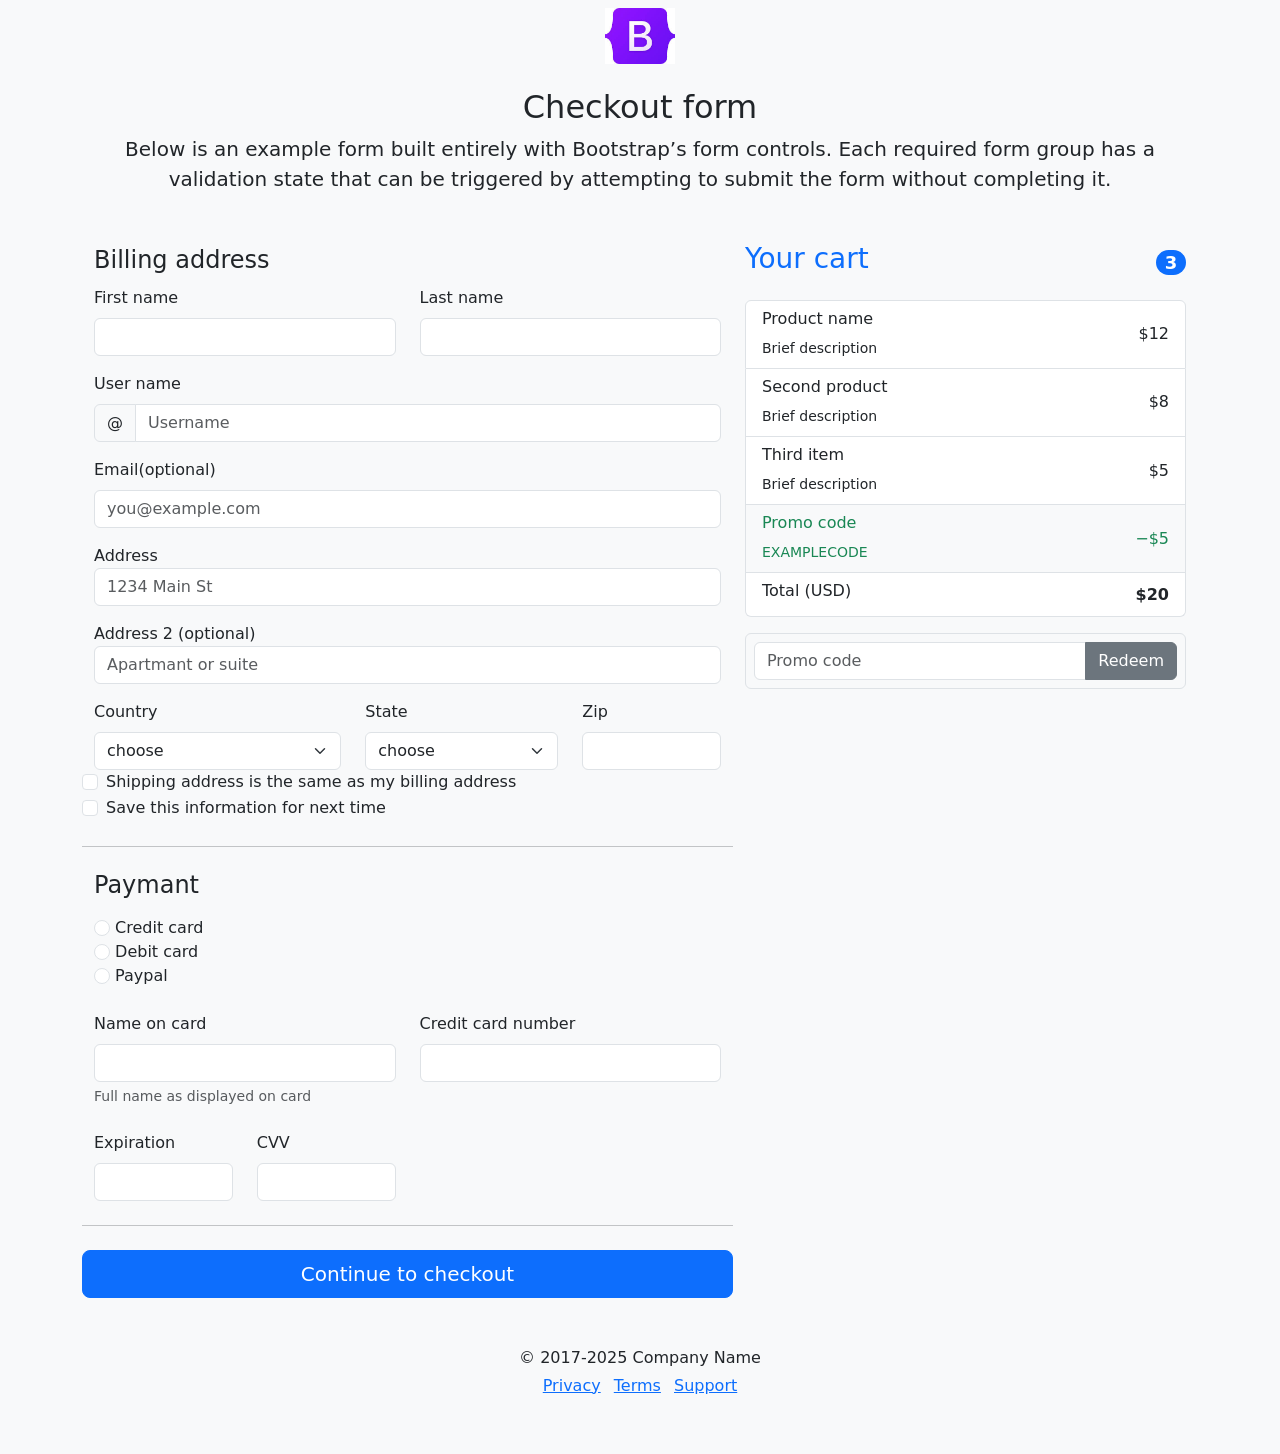
<file: Bootstrap form/index.html>
<!DOCTYPE html>
<html lang="en">
  <head>
    <meta charset="UTF-8" />
    <meta name="viewport" content="width=device-width, initial-scale=1.0" />
    <title>bootstrap FORM</title>
    <link
      href="https://cdn.jsdelivr.net/npm/bootstrap@5.3.8/dist/css/bootstrap.min.css"
      rel="stylesheet"
      integrity="sha384-sRIl4kxILFvY47J16cr9ZwB07vP4J8+LH7qKQnuqkuIAvNWLzeN8tE5YBujZqJLB"
      crossorigin="anonymous" />
  </head>
  <body class="py-2 bg-light">
    <main class="container">
      <div class="header mb-5">
        <div class="logo text-center">
          <img
            src="[data-uri]"
            alt=""
            style="width: 70px" />
        </div>
        <h2 class="text-center mt-4">Checkout form</h2>
        <p class="text-center fs-5 fw-lighter">
          Below is an example form built entirely with Bootstrap’s form
          controls. Each required form group has a validation state that can be
          triggered by attempting to submit the form without completing it.
        </p>
      </div>
      <div class="container">
        <div class="row d-flex flex-row-reverse">
          <section class="section col-12 col-md-5">
            <div
              class="inpyt-group d-flex justify-content-between align-items-center">
              <span class="h3 text-primary">Your cart</span>
              <span
                class="badge text-bg-primary rounded-pill p-1"
                style="width: 30px; height: 25px; font-size: large"
                >3</span
              >
            </div>
            <div class="col-12 mt-3">
              <ul class="list-group list-unstyled">
                <li
                  class="list-group-item d-flex justify-content-between align-items-center">
                  <div>
                    <h6>Product name</h6>
                    <small>Brief description</small>
                  </div>
                  <span>$12</span>
                </li>
                <li
                  class="list-group-item d-flex justify-content-between align-items-center">
                  <div>
                    <h6>Second product</h6>
                    <small>Brief description</small>
                  </div>
                  <span>$8</span>
                </li>
                <li
                  class="list-group-item d-flex justify-content-between align-items-center">
                  <div>
                    <h6>Third item</h6>
                    <small>Brief description</small>
                  </div>
                  <span>$5</span>
                </li>
                <li
                  class="list-group-item d-flex justify-content-between align-items-center bg-body-tertiary text-success">
                  <div>
                    <h6>Promo code</h6>
                    <small>EXAMPLECODE</small>
                  </div>
                  <span>−$5</span>
                </li>
                <li
                  class="list-group-item d-flex justify-content-between align-items-center">
                  <div>
                    <h6>Total (USD)</h6>
                  </div>
                  <span class="fw-bold">$20</span>
                </li>
              </ul>
            </div>
            <div class="input-group border rounded-2 p-2 mt-3 bg-light">
              <input
                type="text"
                class="form-control"
                placeholder="Promo code" />
              <button class="btn btn-secondary" type="submit">Redeem</button>
            </div>
          </section>
          <section class="section col-12 col-md-7">
            <form action="">
              <fieldset class="row">
                <legend>Billing address</legend>
                <div class="col-12 col-md-6">
                  <label for="" class="form-label"> First name</label>
                  <input type="text" class="form-control" />
                </div>

                <div class="col-12 col-md-6">
                  <label for="" class="form-label"> Last name</label>
                  <input type="text" class="form-control" />
                </div>
                <div class="col-12">
                  <label for="" class="form-label mt-3"> User name</label>
                  <div class="input-group">
                    <span class="input-group-text">@</span>
                    <input
                      type="text"
                      placeholder="Username"
                      class="form-control" />
                  </div>
                </div>

                <div class="col-12">
                  <label for="" class="form-label mt-3">Email(optional)</label>
                  <input
                    type="email"
                    class="form-control"
                    placeholder="you@example.com" />
                </div>

                <div class="col-12">
                  <label for="" class="form-lable mt-3">Address</label>
                  <input
                    type="text"
                    class="form-control"
                    placeholder="1234 Main St" />
                </div>
                <div class="col-12">
                  <label for="" class="form-lable mt-3"
                    >Address 2 (optional)</label
                  >
                  <input
                    type="text"
                    class="form-control"
                    placeholder="Apartmant or suite" />
                </div>
                <div class="col-12 col-md-5">
                  <label for="" class="form-label mt-3"> Country</label>
                  <select name="" id="" class="form-select">
                    <option value="">choose</option>
                    <option value="">country</option>
                  </select>
                </div>
                <div class="col-12 col-md-4">
                  <label for="" class="form-label mt-3"> State</label>
                  <select name="" id="" class="form-select">
                    <option value="">choose</option>
                    <option value="">california</option>
                  </select>
                </div>

                <div class="col-12 col-md-3">
                  <label for="" class="form-label mt-3"> Zip</label>
                  <input type="text" class="form-control" />
                </div>

                <div class="form-check">
                  <input type="checkbox" class="form-check-input" />
                  <label for="" class="form-check-lable"
                    >Shipping address is the same as my billing address</label
                  >
                </div>
                <div class="form-check">
                  <input type="checkbox" class="form-check-input" />
                  <label for="" class="form-check-lable"
                    >Save this information for next time</label
                  >
                </div>
                <hr class="my-4" />
                <h4 class="mb-3">Paymant</h4>
                <div class="form-chek">
                  <input
                    type="radio"
                    class="form-check-input"
                    name="paymentmood" />
                  <label for="" class="form-check-lable">Credit card</label>
                </div>
                <div class="form-chek">
                  <input
                    type="radio"
                    class="form-check-input"
                    name="paymentmood" />
                  <label for="" class="form-check-lable">Debit card</label>
                </div>
                <div class="form-chek">
                  <input
                    type="radio"
                    class="form-check-input"
                    name="paymentmood" />
                  <label for="" class="form-check-lable">Paypal</label>
                </div>
                <div class="col-12 col-md-6 mt-4">
                  <label for="" class="form-label"> Name on card</label>
                  <input type="text" class="form-control" />
                </div>
                <div class="col-12 col-md-6 mt-4">
                  <label for="" class="form-label"> Credit card number</label>
                  <input type="text" class="form-control" />
                </div>
                <span class="form-text"> Full name as displayed on card</span>

                <div class="col-12 col-md-3 mt-4">
                  <label for="" class="form-label">Expiration</label>
                  <input type="text" class="form-control" />
                </div>

                <div class="col-12 col-sm-3 mt-4">
                  <label for="" class="form-label"> CVV</label>
                  <input type="text" class="form-control" />
                </div>
                <hr class="my-4" />
                <button class="btn btn-primary btn-lg">
                  Continue to checkout
                </button>
              </fieldset>
            </form>
          </section>
        </div>
      </div>

      <footer class="container my-5 text-center">
        <span class="mb-1">&copy 2017-2025 Company Name</span>
        <ul class="list-inline mt-1">
          <li class="list-inline-item"><a href="#">Privacy</a></li>
          <li class="list-inline-item"><a href="#">Terms</a></li>
          <li class="list-inline-item"><a href="#">Support</a></li>
        </ul>
      </footer>
    </main>

    <script
      src="https://cdn.jsdelivr.net/npm/bootstrap@5.3.8/dist/js/bootstrap.bundle.min.js"
      integrity="sha384-FKyoEForCGlyvwx9Hj09JcYn3nv7wiPVlz7YYwJrWVcXK/BmnVDxM+D2scQbITxI"
      crossorigin="anonymous"></script>
  </body>
</html>
</file>
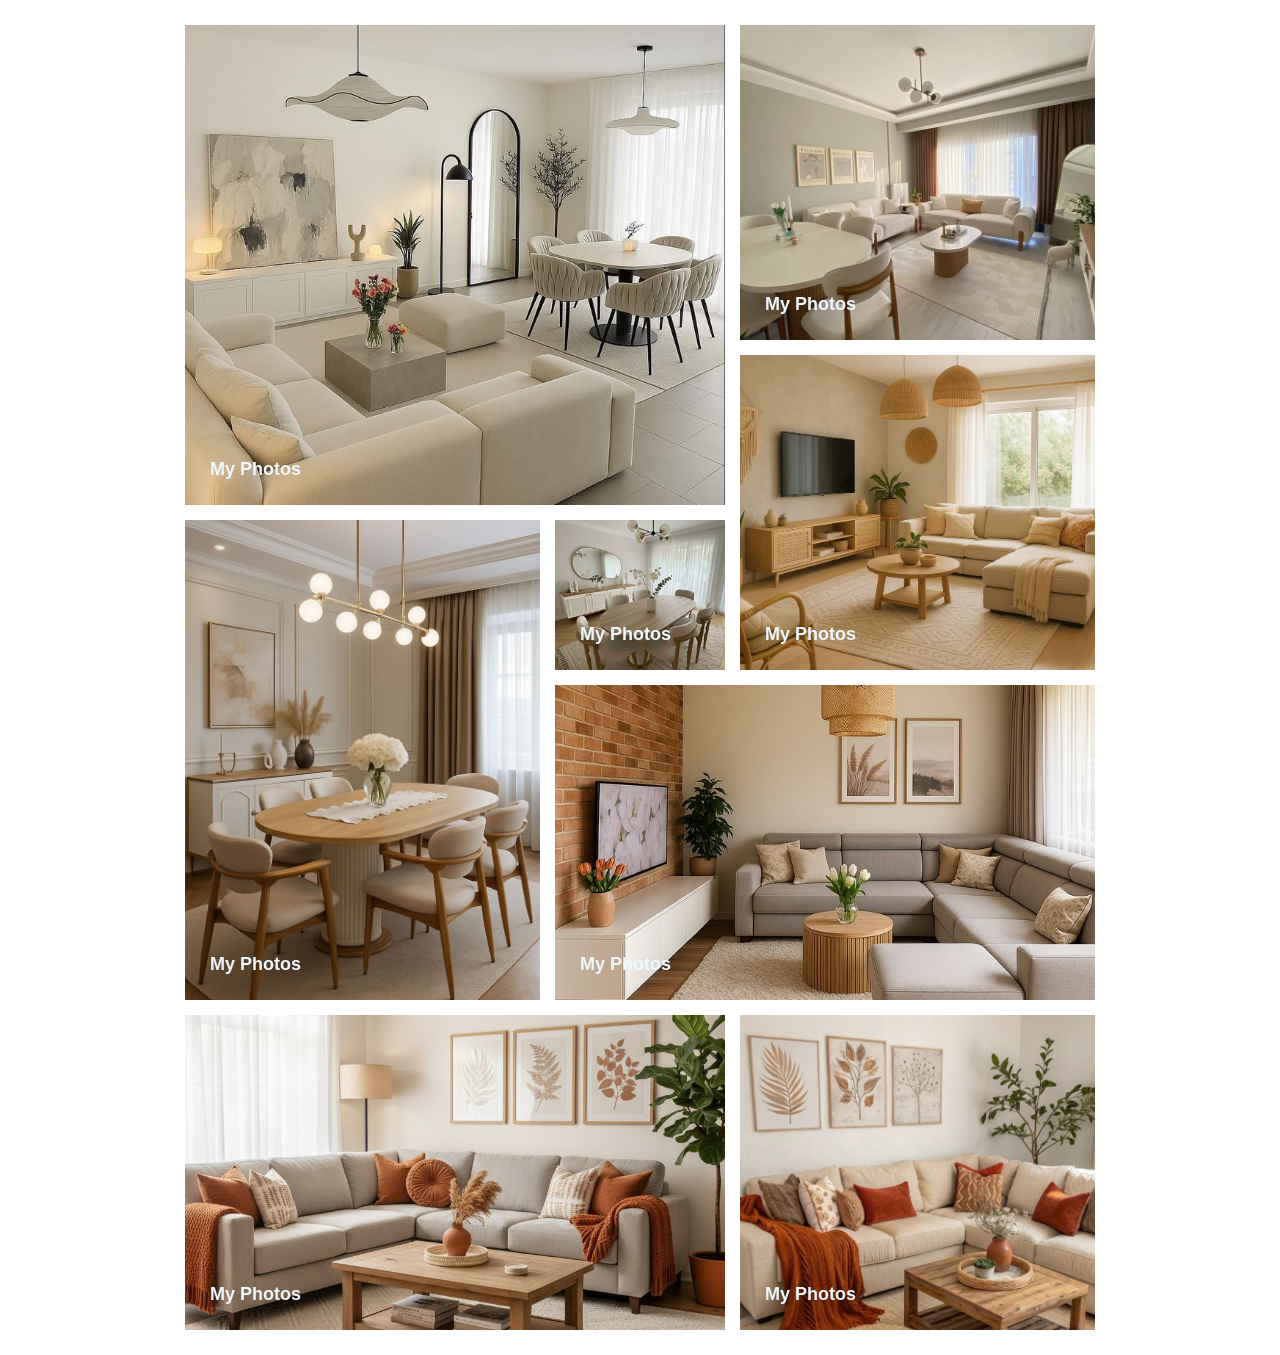
<file: CSS Grid albume/index.html>
<!doctype html>
<html lang="en">
  <head>
    <meta charset="UTF-8" />
    <meta name="viewport" content="width=device-width, initial-scale=1.0" />
    <title>FURNİTURE</title>
    <link rel="stylesheet" href="style.css" />
  </head>
  <body>
    <div class="container">
      <div class="box-item">
        <img src="img/1.jpg" alt="" />
        <h3>my photos</h3>
      </div>
      <div class="box-item">
        <img src="img/2.jpg" alt="" />
        <h3>my photos</h3>
      </div>
      <div class="box-item">
        <img src="img/3.jpg" alt="" />
        <h3>my photos</h3>
      </div>
      <div class="box-item">
        <img src="img/4.jpg" alt="" />
        <h3>my photos</h3>
      </div>
      <div class="box-item">
        <img src="img/5.jpg" alt="" />
        <h3>my photos</h3>
      </div>
      <div class="box-item">
        <img src="img/6.jpg" alt="" />
        <h3>my photos</h3>
      </div>
      <div class="box-item">
        <img src="img/7.jpg" alt="" />
        <h3>my photos</h3>
      </div>
      <div class="box-item">
        <img src="img/8.jpg" alt="" />
        <h3>my photos</h3>
      </div>
    </div>
  </body>
</html>
</file>
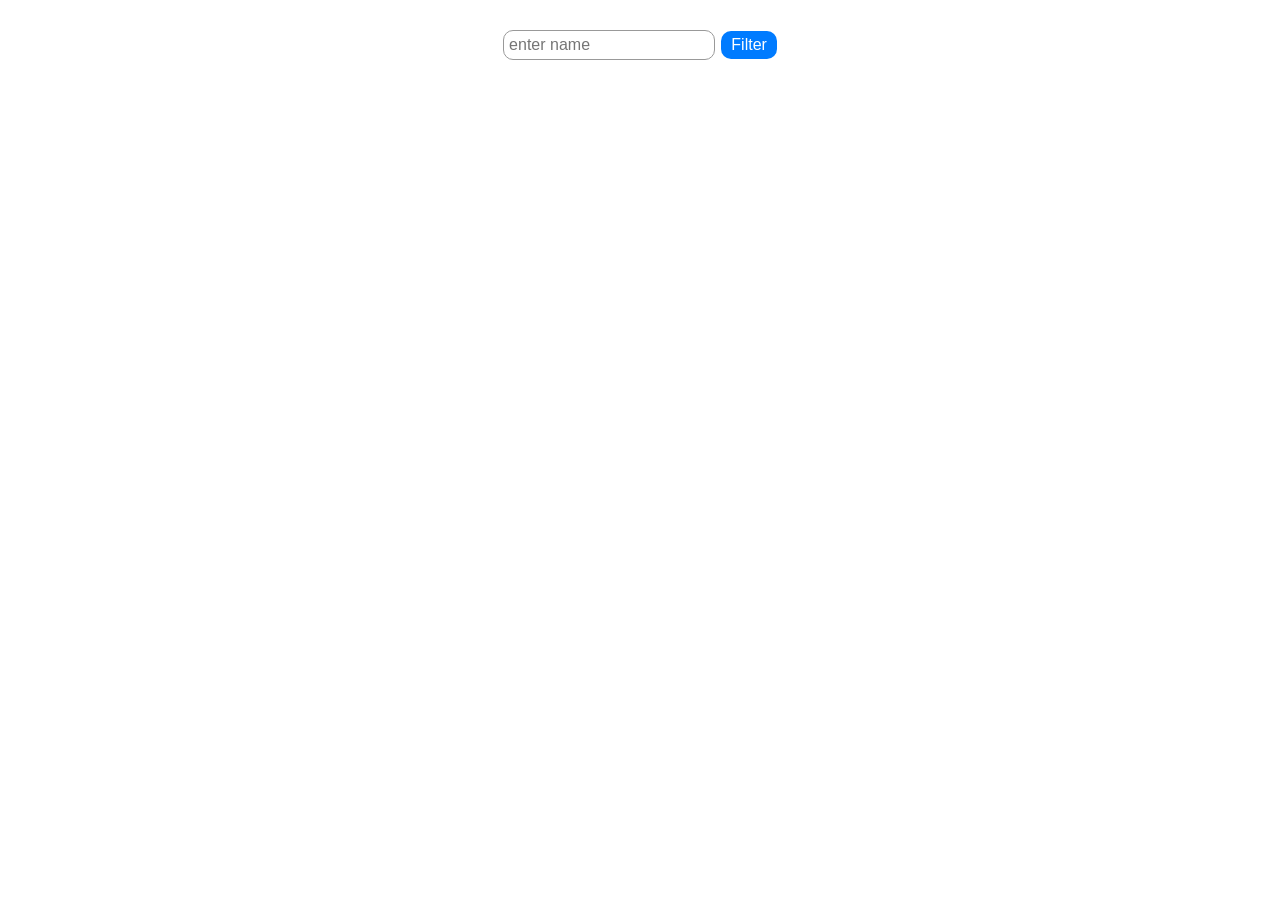
<file: filter users/index.html>
<!doctype html>
<html lang="en">
  <head>
    <meta charset="UTF-8" />
    <meta name="viewport" content="width=device-width, initial-scale=1.0" />
    <title>filter Users</title>
    <link rel="stylesheet" href="style.css" />
  </head>
  <body>
    <div class="filterContainer">
      <input type="text" placeholder="enter name" />
      <button>Filter</button>
    </div>
    <div class="userContainer"></div>

    <script src="script.js" defer></script>
  </body>
</html>
</file>
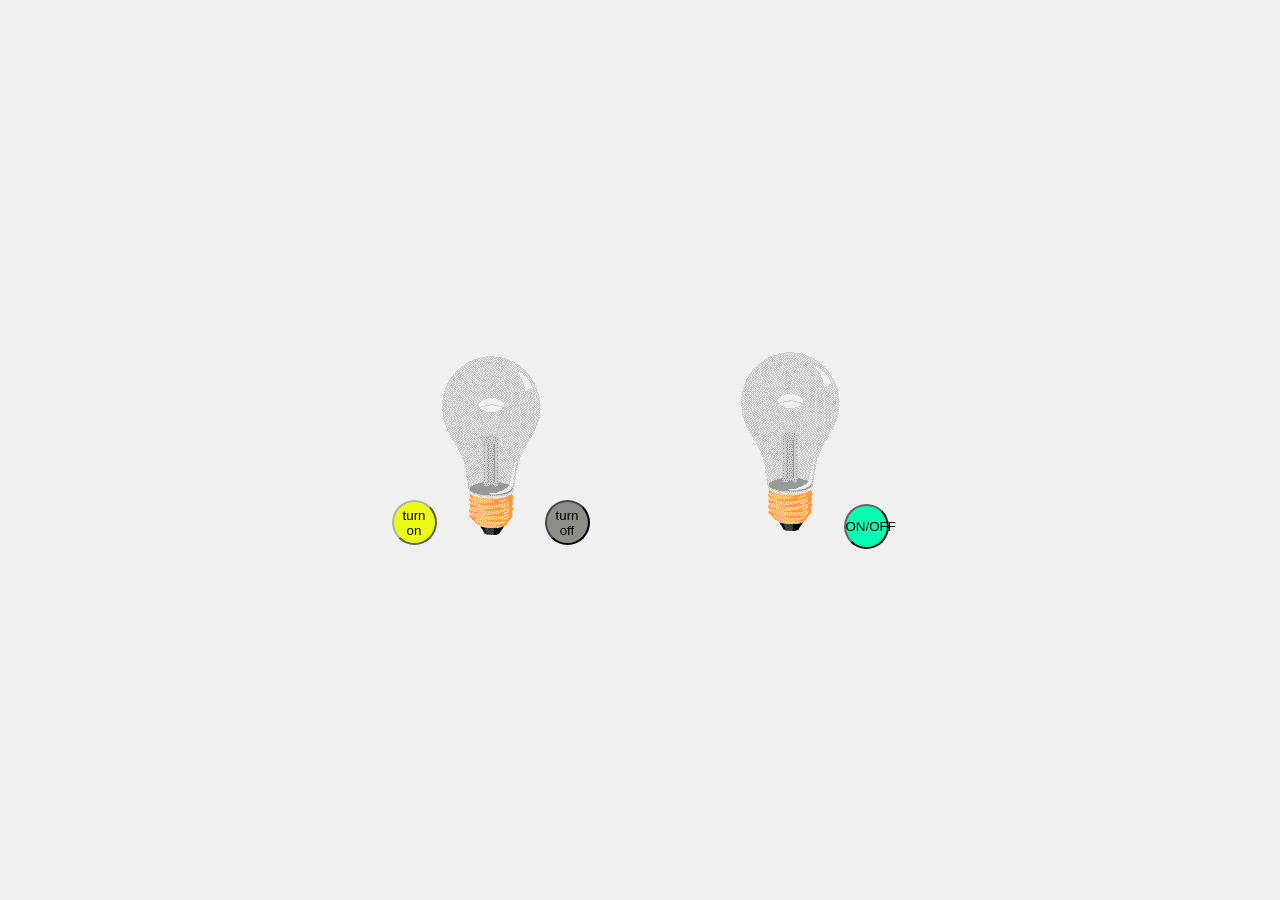
<file: lamp/index.html>
<!doctype html>
<html lang="en">
  <head>
    <meta charset="UTF-8" />
    <meta name="viewport" content="width=device-width, initial-scale=1.0" />
    <title>lamps</title>
    <link rel="stylesheet" href="style.css" />
  </head>
  <body>
    <div class="firstlamp">
         <button
      onclick="document.getElementById('light').src = 'img/pic_bulbon.gif'"  class="btn btn1">
      turn on
    </button>
    <img src="img/pic_bulboff.gif" alt="" id="light" />
    <button
      onclick="document.getElementById('light').src = 'img/pic_bulboff.gif'" class="btn btn2">
      turn off
    </button>
    </div>
   
<div class="seclamp">
     <img src="img/pic_bulboff.gif" alt="" id="myİmg" />
    <button id="btn" class="btn btn3">ON/OFF</button>
</div>
    
   

    
    <script src="script.js"></script>
  </body>
</html>
</file>
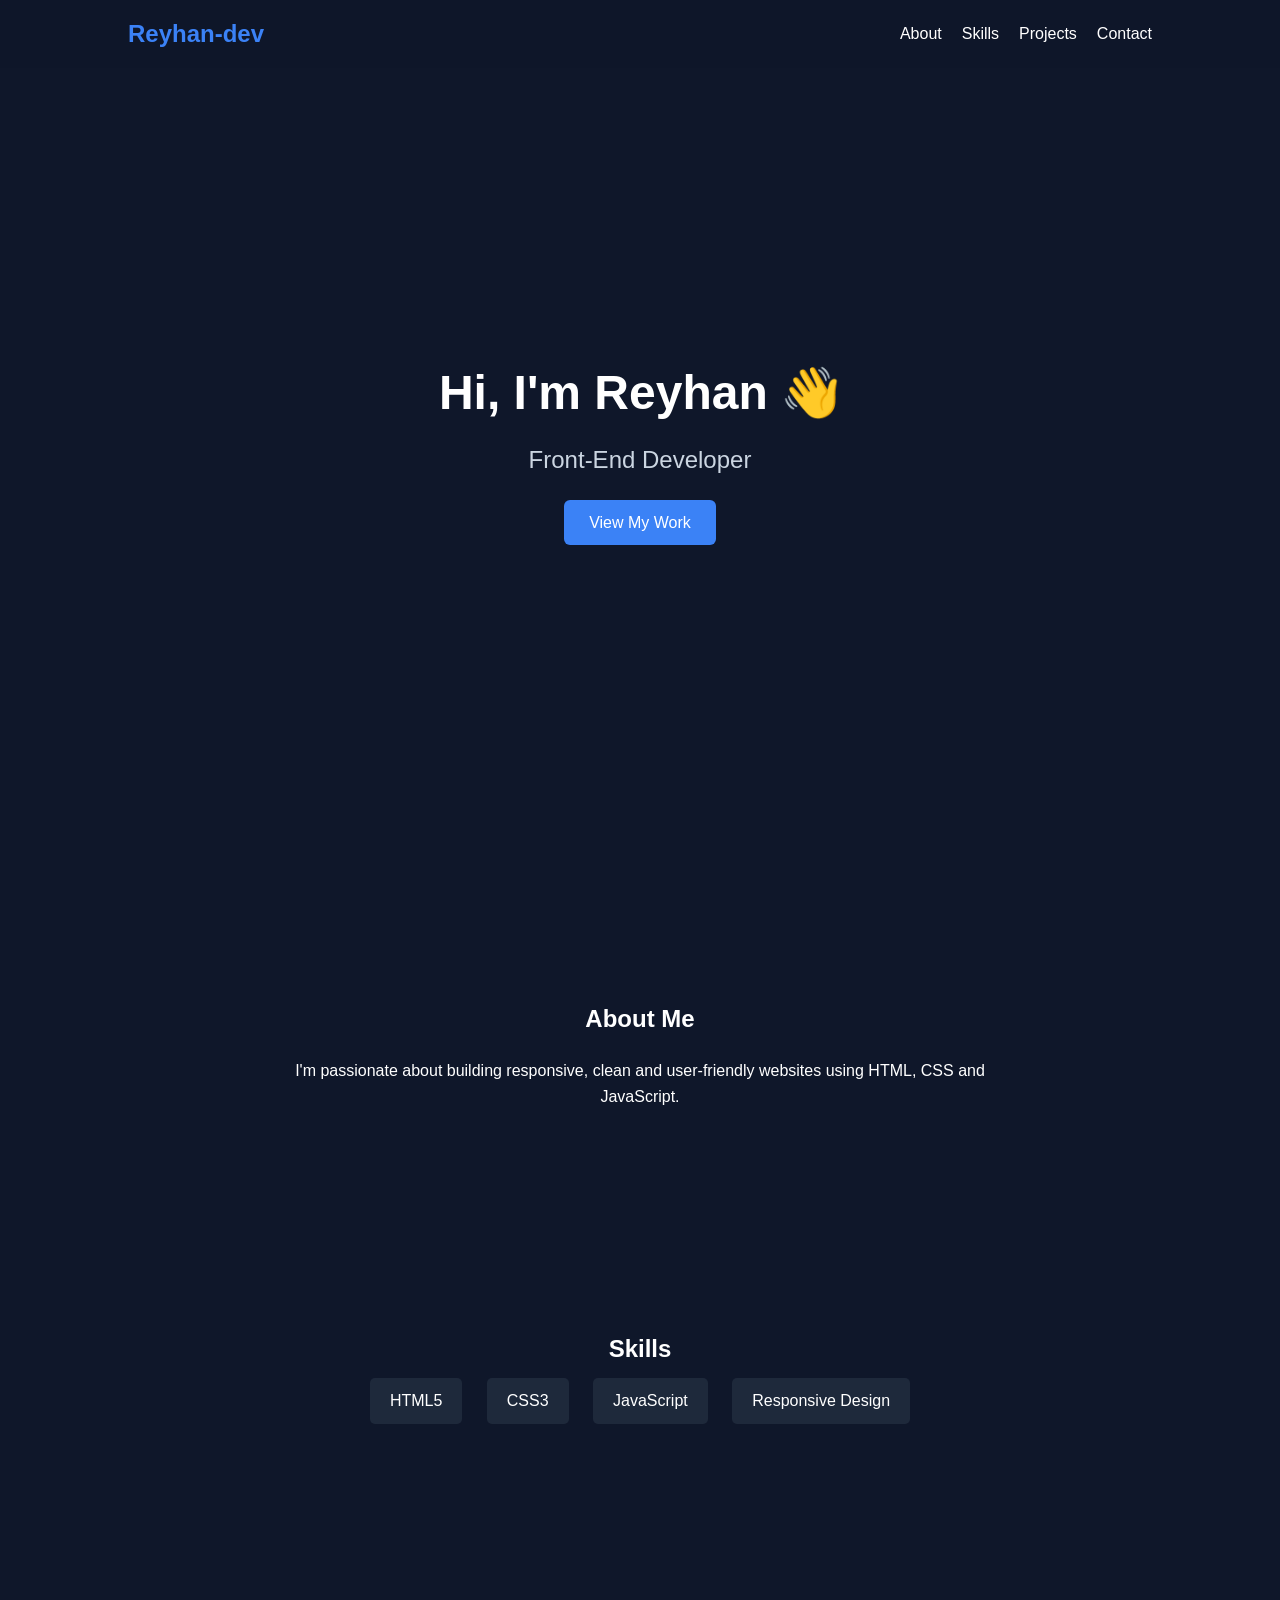
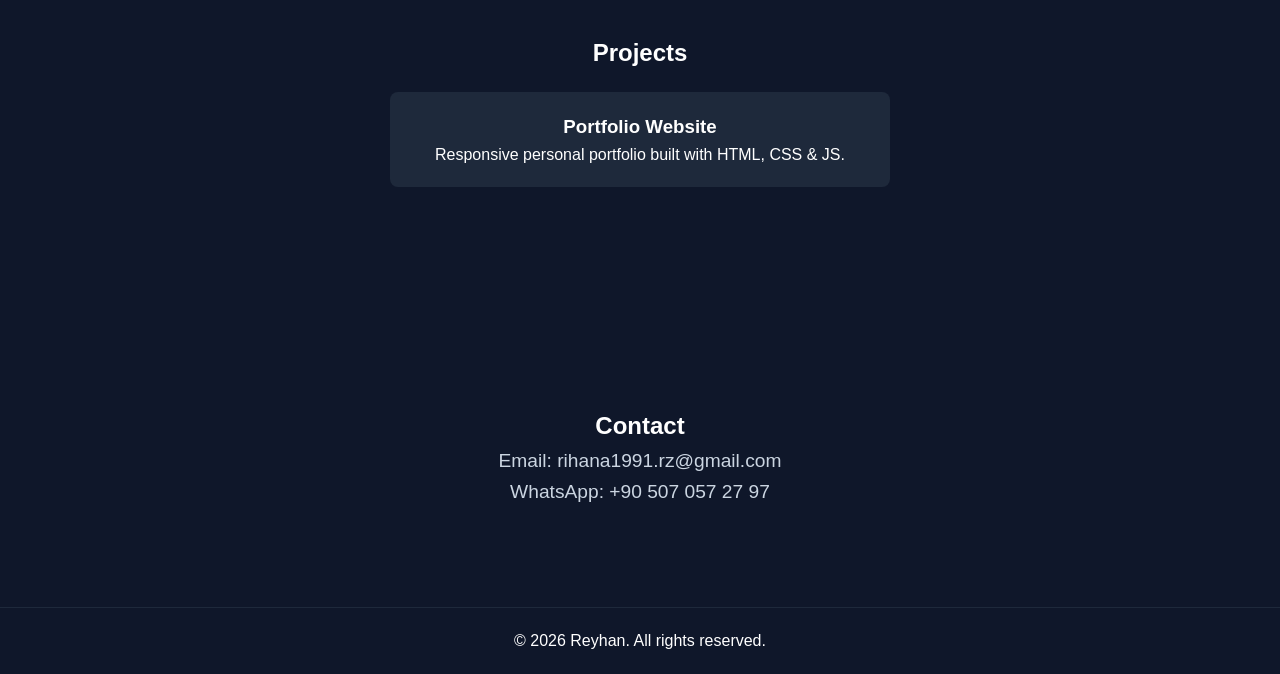
<file: Modern Personal Portfolio/index.html>
<!doctype html>
<html lang="en">
  <head>
    <meta charset="UTF-8" />
    <meta name="viewport" content="width=device-width, initial-scale=1.0" />
    <title>Reyhan | Front-End Developer</title>
    <link rel="stylesheet" href="style.css" />
  </head>
  <body>
    <!-- Navbar -->
    <nav id="navbar">
      <div class="logo">Reyhan-dev</div>
      <ul class="nav-links">
        <li><a href="#about">About</a></li>
        <li><a href="#skills">Skills</a></li>
        <li><a href="#projects">Projects</a></li>
        <li><a href="#contact">Contact</a></li>
      </ul>
      <div class="hamburger">
        <div></div>
        <div></div>
        <div></div>
      </div>
    </nav>

    <!-- Hero Section -->
    <section class="hero" id="hero">
      <h1>Hi, I'm Reyhan 👋</h1>
      <p>Front-End Developer</p>
      <a href="#projects" class="btn">View My Work</a>
    </section>

    <!-- About -->
    <section class="about" id="about">
      <h2>About Me</h2>
      <p>
        I'm passionate about building responsive, clean and user-friendly
        websites using HTML, CSS and JavaScript.
      </p>
    </section>

    <!-- Skills -->
    <section class="skills" id="skills">
      <h2>Skills</h2>
      <div class="skill-box">HTML5</div>
      <div class="skill-box">CSS3</div>
      <div class="skill-box">JavaScript</div>
      <div class="skill-box">Responsive Design</div>
    </section>

    <!-- Projects -->
    <section class="projects" id="projects">
      <h2>Projects</h2>
      <div class="project-card">
        <h3>Portfolio Website</h3>
        <p>Responsive personal portfolio built with HTML, CSS & JS.</p>
      </div>
    </section>

    <!-- Contact -->
    <section class="contact" id="contact">
      <h2>Contact</h2>
      <p>Email: rihana1991.rz@gmail.com</p>
      <p>WhatsApp: +90 507 057 27 97</p>
    </section>

    <!-- Footer -->
    <footer>
      <p>&copy; 2026 Reyhan. All rights reserved.</p>
    </footer>

    <script src="script.js"></script>
  </body>
</html>
</file>
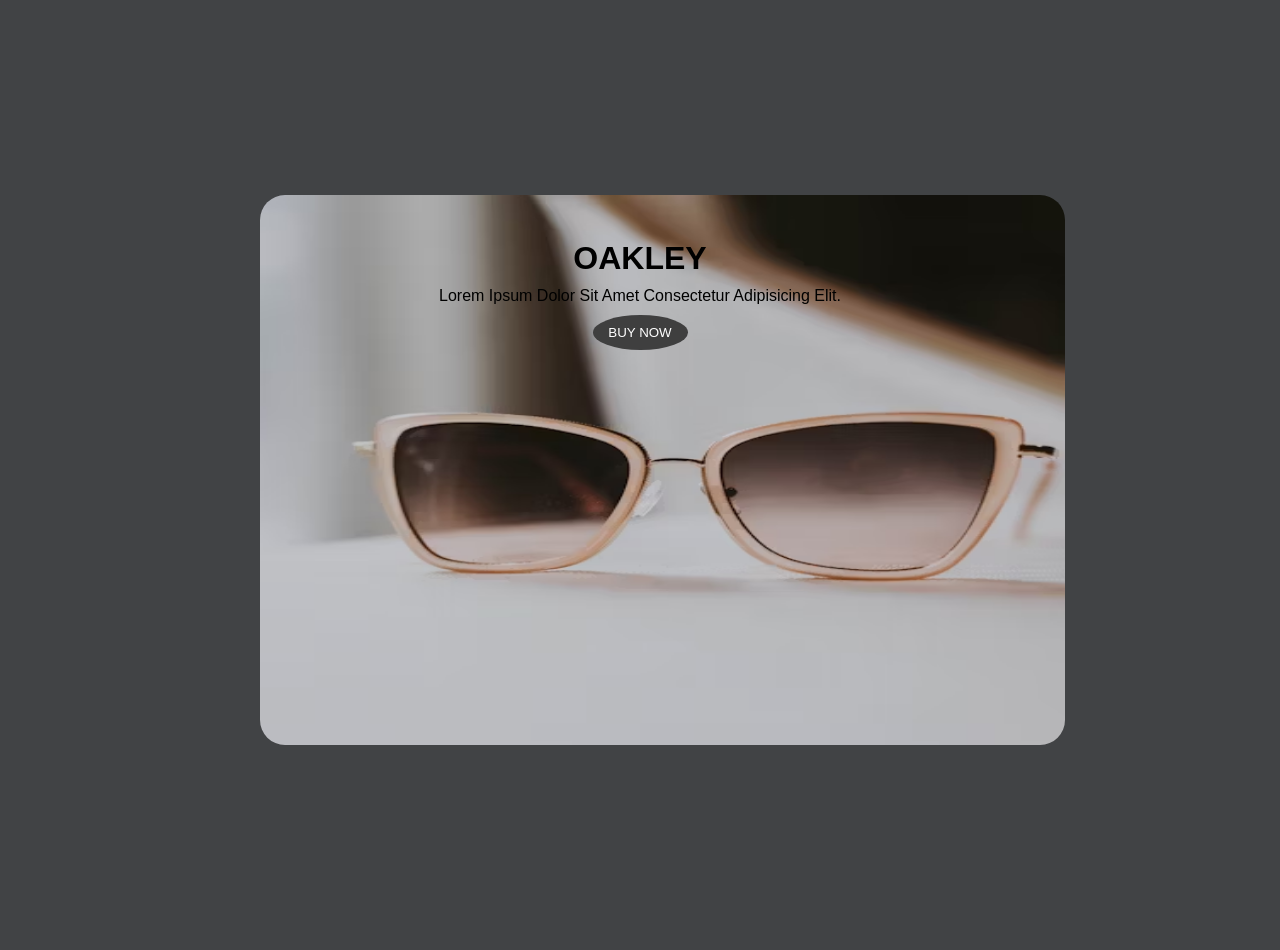
<file: slider/index.html>
<!DOCTYPE html>
<html lang="en">
<head>
    <meta charset="UTF-8">
    <meta name="viewport" content="width=device-width, initial-scale=1.0">
    <title>slider</title>
    <link rel="stylesheet" href="style.css">
</head>
<body>
    <main class="container">
        <div class="slider-container">
            <div class="slides">
                <div class="slide">
                    <div class="slide-media"> <img src="media/glasses 01.avif" alt=""></div>
                    <div class="slide-contant"> 
                        <h3>OAKLEY</h3>
                        <p>Lorem ipsum dolor sit amet consectetur adipisicing elit.</p>
                        <button>BUY NOW</button>
                    </div>
                </div>
                 <div class="slide">
                    <div class="slide-media"> <img src="media/glasses 02.avif" alt=""></div>
                    <div class="slide-contant"> 
                        <h3>RAY-BAN</h3>
                        <p>Lorem ipsum dolor sit amet consectetur adipisicing elit.</p>
                        <button>BUY NOW</button>
                    </div>
                </div>
                 <div class="slide">
                    <div class="slide-media"> <img src="media/glasses 03.avif" alt=""></div>
                    <div class="slide-contant"> 
                        <h3>MAUİ JİM</h3>
                        <p>Lorem ipsum dolor sit amet consectetur adipisicing elit.</p>
                        <button>BUY NOW</button>
                    </div>
                </div>
                 <div class="slide">
                    <div class="slide-media"> <img src="media/glasses 04.avif" alt=""></div>
                    <div class="slide-contant"> 
                        <h3>PERSOL</h3>
                        <p>Lorem ipsum dolor sit amet consectetur adipisicing elit.</p>
                        <button>BUY NOW</button>
                    </div>
                </div>
                 <div class="slide">
                    <div class="slide-media"> <img src="media/glasses 05.avif" alt=""></div>
                    <div class="slide-contant"> 
                        <h3>PRADA</h3>
                        <p>Lorem ipsum dolor sit amet consectetur adipisicing elit.</p>
                        <button>BUY NOW</button>
                    </div>
                </div>
                 
        </div>
    </main>
</body>
</html>
</file>
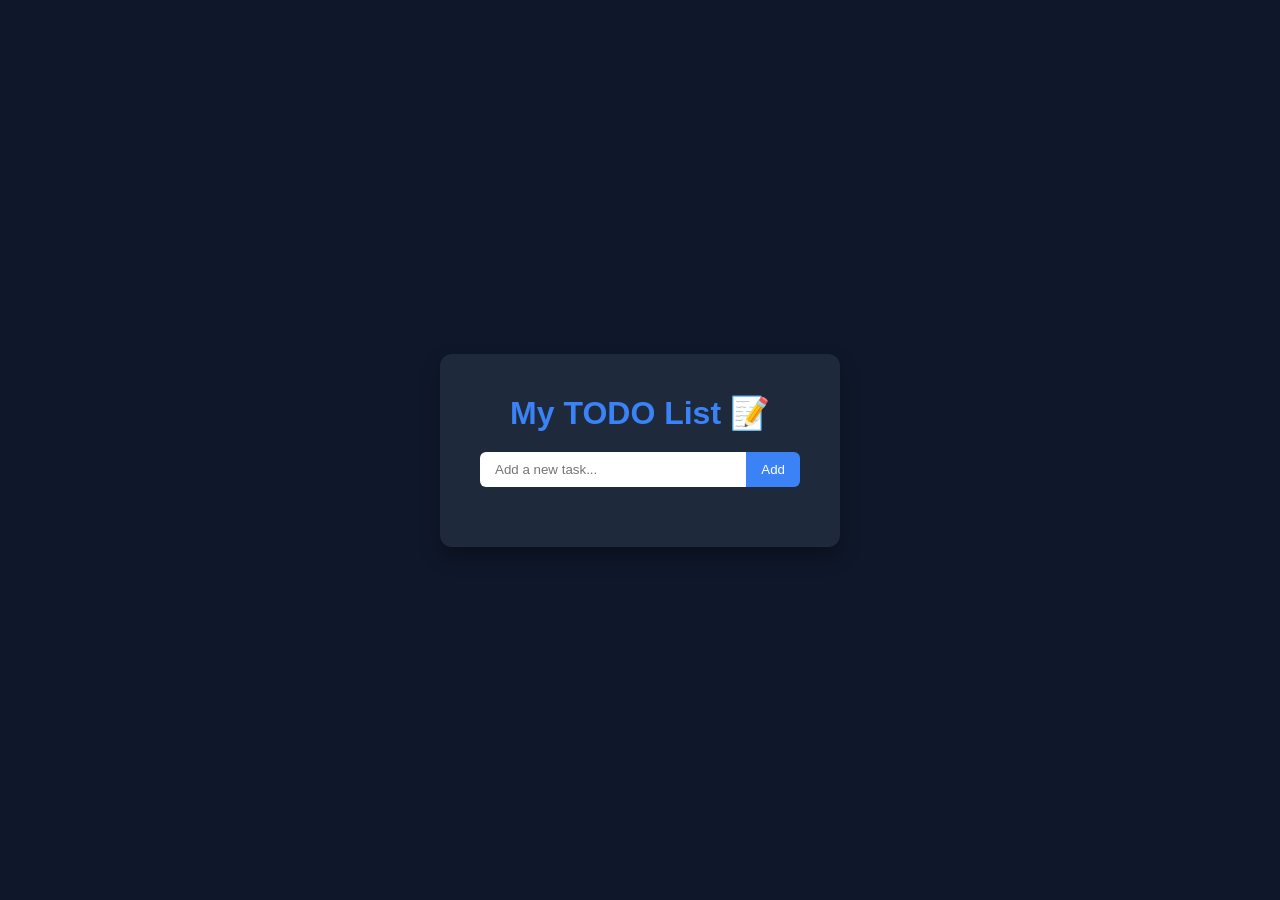
<file: TODO List/index.html>
<!doctype html>
<html lang="en">
  <head>
    <meta charset="UTF-8" />
    <meta name="viewport" content="width=device-width, initial-scale=1.0" />
    <title>Modern TODO List</title>
    <link rel="stylesheet" href="style.css" />
  </head>
  <body>
    <div class="container">
      <h1>My TODO List 📝</h1>

      <div class="input-box">
        <input type="text" id="todo-input" placeholder="Add a new task..." />
        <button id="add-btn">Add</button>
      </div>

      <ul id="todo-list"></ul>
    </div>

    <script src="script.js"></script>
  </body>
</html>
</file>
<file: CSS Grid albume/style.css>
* {
  margin: 0;
  padding: 0;
  box-sizing: border-box;
}
.container {
  max-width: 960px;
  min-height: 100vh;
  padding: 25px;
  display: grid;
  grid-template-columns: repeat(5, 1fr);
  grid-template-rows: repeat(8, 150px);
  gap: 15px;
  margin: auto;

  .box-item {
    position: relative;
    display: flex;
    flex-direction: column;
    justify-content: flex-end;
    padding: 25px;
    overflow: hidden;
    img {
      object-fit: cover;
      width: 100%;
      height: 100%;
      transition: all 0.5s ease-in;
      position: absolute;
      top: 0;
      left: 0;
      z-index: 0;

      &:hover {
        transform: scale(1.5);
        transition: all 0.5s ease-in;
      }
    }
    &:nth-child(1) {
      grid-column: 1/4;
      grid-row: 1/4;
      background-color: #f05050;
    }
    &:nth-child(2) {
      grid-column: 4/6;
      grid-row: 1/3;
      background-color: #10ec1b;
    }
    &:nth-child(3) {
      grid-column: 4/6;
      grid-row: 3/5;
      background-color: #167fe2;
    }
    &:nth-child(4) {
      grid-column: 1/3;
      grid-row: 4/7;

      background-color: #e70cd5;
    }
    &:nth-child(5) {
      grid-column: 3/4;
      grid-row: 4/5;
      background-color: #09f028;
    }
    &:nth-child(6) {
      grid-column: 3/6;
      grid-row: 5/7;
      background-color: #c6e70a;
    }
    &:nth-child(7) {
      grid-column: 1/4;
      grid-row: 7/9;
      background-color: #183fee;
    }
    &:nth-child(8) {
      grid-column: 4/6;
      grid-row: 7/9;

      background-color: #f88282;
    }
  }
  h3 {
    font-size: 18px;
    font-family: "Segoe UI", Tahoma, Geneva, Verdana, sans-serif;
    text-transform: capitalize;
    color: aliceblue;
    position: relative;
    z-index: 1;
  }
}
</file>
<file: filter users/style.css>
* {
  margin: 0;
  padding: 0;
  box-sizing: border-box;
}

body {
  font-family: "Poppins", sans-serif;
}
.filterContainer {
  width: 280px;
  margin: auto;
  padding-top: 30px;
  display: flex;
  align-items: center;
  justify-content: space-around;
}
.filterContainer input {
  all: unset;
  border: 1px solid #999999;
  border-radius: 10px;
  padding: 5px;
}
.filterContainer button {
  all: unset;
  background-color: #007bff;
  color: #fff;
  padding: 5px 10px;
  border-radius: 10px;
  cursor: pointer;
}
.userContainer {
  width: 280px;
  margin: auto;
  padding-top: 20px;
}
.userItem {
  width: 250px;
  box-shadow: 0 0 5px rgba(0, 0, 0, 0.16);
  margin: auto;
  padding: 10px;
  border-radius: 10px;
}
</file>
<file: lamp/style.css>
*{
  margin: 0;
  padding: 0;
  box-sizing: border-box;
}
body{
  display: flex;
  justify-content: center;
  align-items: center;
  height: 100vh;
  background-color: #f0f0f0;
  gap: 150px;
}
.btn {
  width: 45px;
  height: 45px;
  border-radius: 50%;
  cursor: pointer;
}
.btn1{
    border-color: rgb(177, 177, 173);
    background-color: rgb(235, 250, 25);
}
.btn2{
    border-color: rgb(70, 70, 69);
    background-color: rgb(141, 141, 138);
}
.btn3{
    border-color: rgb(102, 102, 101);
    background-color: rgb(6, 253, 179);
}
</file>
<file: Modern Personal Portfolio/style.css>
/* Reset & Basics */
* {
  margin: 0;
  padding: 0;
  box-sizing: border-box;
  font-family: 'Segoe UI', Arial, sans-serif;
}

body {
  background: #0f172a;
  color: #ffffff;
  line-height: 1.6;
  scroll-behavior: smooth;
}

/* Navbar */
nav {
  position: fixed;
  top: 0;
  width: 100%;
  background: rgba(15,23,42,0.95);
  display: flex;
  justify-content: space-between;
  align-items: center;
  padding: 15px 10%;
  z-index: 1000;
}

nav .logo {
  font-size: 1.5rem;
  font-weight: bold;
  color: #3b82f6;
}

nav ul {
  display: flex;
  list-style: none;
}

nav ul li {
  margin-left: 20px;
}

nav ul li a {
  color: #fff;
  text-decoration: none;
  transition: 0.3s;
}

nav ul li a:hover {
  color: #3b82f6;
}

/* Hamburger Menu */
.hamburger {
  display: none;
  flex-direction: column;
  cursor: pointer;
}

.hamburger div {
  width: 25px;
  height: 3px;
  background: #fff;
  margin: 4px 0;
}

/* Hero */
.hero {
  height: 100vh;
  display: flex;
  flex-direction: column;
  justify-content: center;
  align-items: center;
  text-align: center;
  padding: 0 20px;
}

.hero h1 {
  font-size: 3rem;
  margin-bottom: 10px;
  animation: fadeIn 1s ease forwards;
}

.hero p {
  font-size: 1.5rem;
  margin-bottom: 20px;
  color: #cbd5e1;
  animation: fadeIn 1.5s ease forwards;
}

.btn {
  display: inline-block;
  padding: 10px 25px;
  background: #3b82f6;
  color: #fff;
  text-decoration: none;
  border-radius: 6px;
  transition: 0.3s;
}

.btn:hover {
  background: #2563eb;
}

/* Sections */
section {
  padding: 100px 10%;
  text-align: center;
}

.about p {
  max-width: 700px;
  margin: 20px auto;
}

/* Skills */
.skill-box {
  display: inline-block;
  margin: 10px;
  padding: 10px 20px;
  background: #1e293b;
  border-radius: 5px;
  transition: transform 0.3s, background 0.3s;
  cursor: pointer;
}

.skill-box:hover {
  transform: translateY(-5px);
  background: #3b82f6;
}

/* Projects */
.project-card {
  background: #1e293b;
  padding: 20px;
  margin: 20px auto;
  max-width: 500px;
  border-radius: 8px;
  transition: transform 0.3s, background 0.3s;
}

.project-card:hover {
  transform: translateY(-5px);
  background: #3b82f6;
}

/* Contact */
.contact p {
  font-size: 1.2rem;
  color: #cbd5e1;
}

/* Footer */
footer {
  background: #0f172a;
  text-align: center;
  padding: 20px 0;
  border-top: 1px solid #1e293b;
}

/* Animations */
@keyframes fadeIn {
  0% { opacity: 0; transform: translateY(20px);}
  100% { opacity: 1; transform: translateY(0);}
}

/* Responsive */
@media (max-width: 768px) {
  nav ul {
    position: absolute;
    top: 60px;
    left: -100%;
    flex-direction: column;
    width: 100%;
    background: #0f172a;
    transition: 0.3s;
  }

  nav ul.active {
    left: 0;
  }

  .hamburger {
    display: flex;
  }
}
</file>
<file: slider/style.css>
* {
  margin: 0;
  padding: 0;
  box-sizing: border-box;
  font-family: "Segoe UI", Tahoma, Geneva, Verdana, sans-serif;
}
body {
  background-color: #414345;
  padding: 25px;
}
.container {
  max-width: 1320px;
  min-height: 100vh;
  /* background-color: red;*/
  margin: auto;
  padding: 50px;
}
.slider-container {
  width: 850px;
  height: 550px;
  background-color: #fff transparent;
  border-radius: 25px;
  margin: auto;
  margin-top: 120px;
  overflow: hidden;

  &:hover .slides {
    animation-play-state: paused;
  }
}
.slides {
  width: 500%;
  height: 100%;
  background-color: blueviolet transparent;
  display: flex;
  flex-direction: row;
  animation-name: slideAnime;
  animation-duration: 15s;
  animation-timing-function: ease-in-out;
  animation-direction: alternate;
  animation-iteration-count: infinite;
}
.slide {
  width: 20%;
  height: 100%;
  border-radius: 25px;
  padding: 45px;
  display: flex;
  align-items: center;
  position: relative;
}
.slide-media {
  width: 850px;
  height: 550px;
  border: 25px;
  z-index: 0;
  position: absolute;
}
img {
  width: 100%;
  height: 100%;
  border-radius: 25px;
}

.slide-contant {
  display: flex;
  justify-content: flex-start;
  align-items: center;
  flex-direction: column;
  gap: 10px;
  z-index: 1;
  position: relative;
  width: 100%;
  height: 100%;
  h3 {
    font-size: 32px;
  }
  p {
    font-weight: 500;
    text-transform: capitalize;
  }
  button {
    width: 95px;
    height: 35px;
    border-radius: 50%;
    padding: 5px;
    background-color: #3f3f3f;
    color: #fff;
    border: none;
    cursor: pointer;
  }
}

@keyframes slideAnime {
  0%,
  20% {
    transform: translateX(0);
  }
  20%,
  40% {
    transform: translateX(-20%);
  }
  40%,
  60% {
    transform: translateX(-40%);
  }
  60%,
  80% {
    transform: translateX(-60%);
  }
  80%,
  100% {
    transform: translateX(-80%);
  }
}
</file>
<file: TODO List/style.css>
/* Reset */
* {
  margin: 0;
  padding: 0;
  box-sizing: border-box;
  font-family: "Segoe UI", Arial, sans-serif;
}

body {
  background: #0f172a;
  color: #ffffff;
  display: flex;
  justify-content: center;
  align-items: center;
  min-height: 100vh;
}

.container {
  background: #1e293b;
  padding: 40px;
  border-radius: 12px;
  width: 100%;
  max-width: 400px;
  text-align: center;
  box-shadow: 0 10px 20px rgba(0, 0, 0, 0.3);
}

h1 {
  margin-bottom: 20px;
  color: #3b82f6;
}

.input-box {
  display: flex;
  justify-content: space-between;
  margin-bottom: 20px;
}

#todo-input {
  flex: 1;
  padding: 10px 15px;
  border-radius: 6px 0 0 6px;
  border: none;
  outline: none;
}

#add-btn {
  padding: 10px 15px;
  border: none;
  background: #3b82f6;
  color: white;
  cursor: pointer;
  border-radius: 0 6px 6px 0;
  transition: 0.3s;
}

#add-btn:hover {
  background: #2563eb;
}

#todo-list {
  list-style: none;
}

#todo-list li {
  background: #0f172a;
  padding: 12px;
  margin-bottom: 10px;
  border-radius: 6px;
  display: flex;
  justify-content: space-between;
  align-items: center;
  transition: 0.3s;
}

#todo-list li:hover {
  background: #3b82f6;
}

.delete-btn {
  background: transparent;
  border: none;
  color: #ff4d4d;
  font-size: 1.2rem;
  cursor: pointer;
}
</file>
